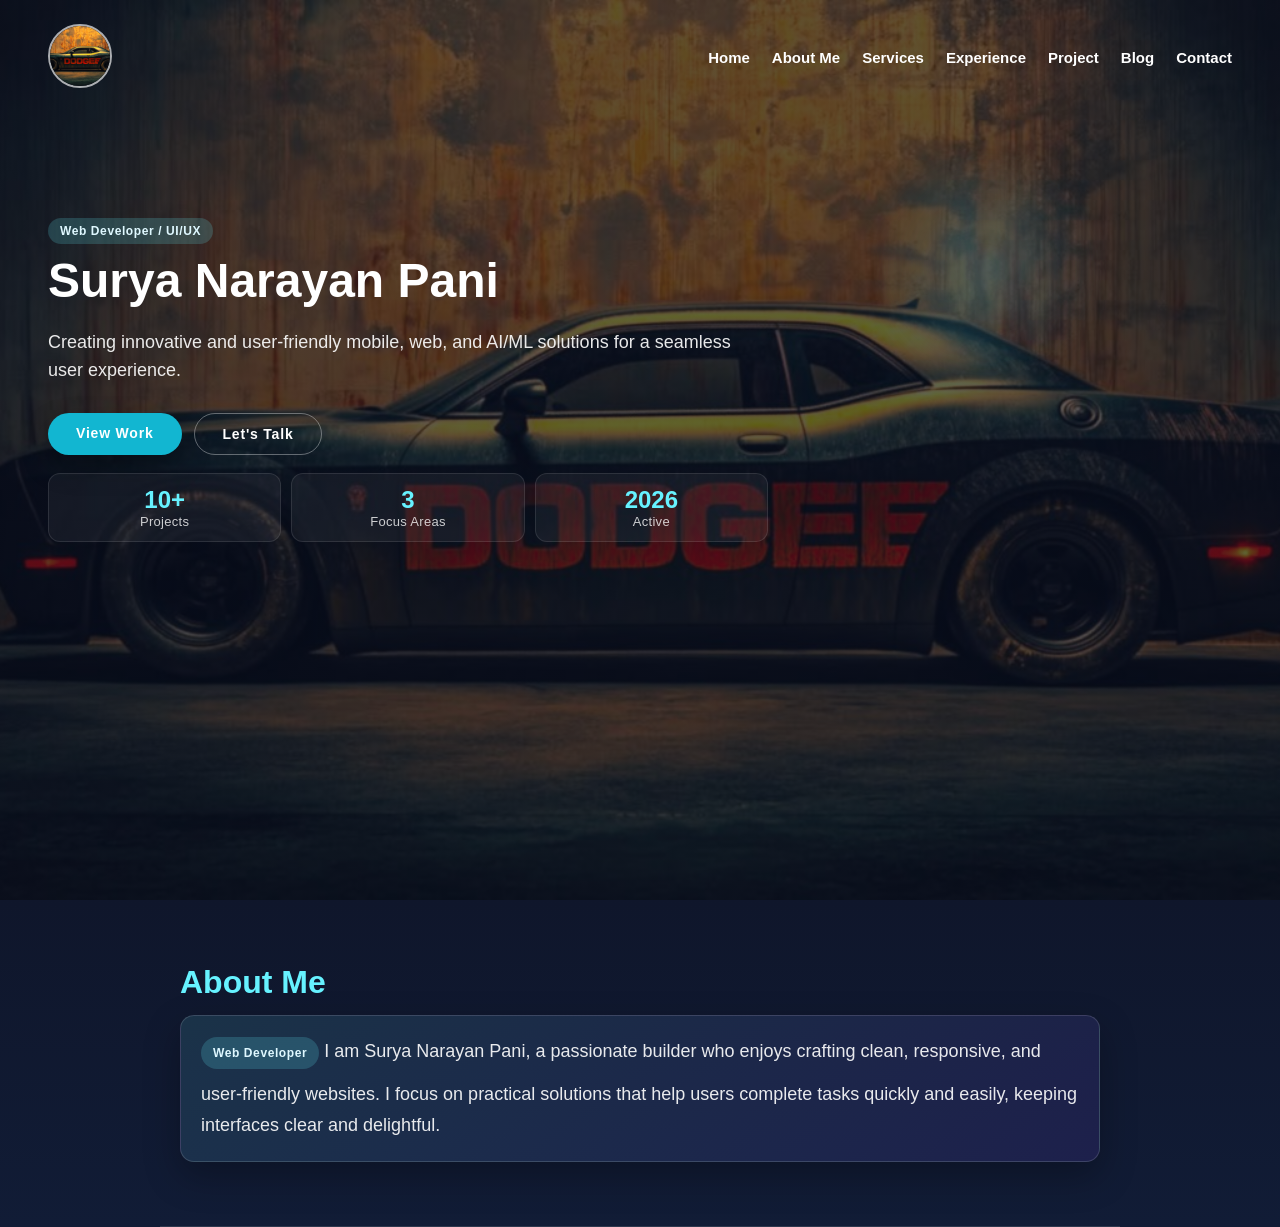
<file: index.html>
<!DOCTYPE html>
<html lang="en">
<head>
    <meta charset="UTF-8">
    <meta name="viewport" content="width=device-width, initial-scale=1.0">
    <title>Surya Pani | Portfolio</title>
    <link rel="stylesheet" href="portfolio/portfolio.css">
    <link rel="stylesheet" href="https://cdnjs.cloudflare.com/ajax/libs/font-awesome/6.5.1/css/all.min.css">
</head>
<body>
    <div class="header_section">
        <div class="hero-glow"></div>
        <nav>
            <div class="logo">
                <img src="portfolio/back-ground_image.png" alt="Site logo">
            </div>
            <ul class="menu">
                <li><a href="#home" data-target="home">Home</a></li>
                <li><a href="#about" data-target="about">About Me</a></li>
                <li><a href="#services" data-target="services">Services</a></li>
                <li><a href="#experience" data-target="experience">Experience</a></li>
                <li><a href="#portfolio" data-target="portfolio">Project</a></li>
                <li><a href="#blog" data-target="blog">Blog</a></li>
                <li><a href="#contact" data-target="contact">Contact</a></li>
            </ul>
            <div class="bars" aria-label="Toggle navigation" role="button" tabindex="0">
                <i class="fas fa-bars"></i>
            </div>
        </nav>

        <div class="client_info" id="home">
            <div class="pill">Web Developer / UI/UX</div>
            <h1>Surya Narayan Pani</h1>
            <p>Creating innovative and user-friendly mobile, web, and AI/ML solutions for a seamless user experience.</p>
            <div class="cta-row">
                <a href="#portfolio" class="view_more_btn primary">View Work</a>
                <a href="#contact" class="view_more_btn ghost">Let's Talk</a>
            </div>
            <div class="hero-stats">
                <div><span class="stat-num">10+</span><span class="stat-label">Projects</span></div>
                <div><span class="stat-num">3</span><span class="stat-label">Focus Areas</span></div>
                <div><span class="stat-num">2026</span><span class="stat-label">Active</span></div>
            </div>
        </div>
    </div>

    <main id="details">
        <section id="about" class="content-section active">
            <h2>About Me</h2>
            <div class="about-card">
                <p><span class="pill">Web Developer</span> I am Surya Narayan Pani, a passionate builder who enjoys crafting clean, responsive, and user-friendly websites. I focus on practical solutions that help users complete tasks quickly and easily, keeping interfaces clear and delightful.</p>
            </div>
        </section>

        <section id="services" class="content-section">
            <h2>Services</h2>
            <div class="services-grid">
                <div class="service-card">
                    <div class="icon-wrap"><i class="fas fa-laptop-code"></i></div>
                    <h3>Frontend Builds</h3>
                    <p>Clean, semantic HTML/CSS with responsive layouts and componentized structures for fast delivery.</p>
                </div>
                <div class="service-card">
                    <div class="icon-wrap"><i class="fas fa-mobile-alt"></i></div>
                    <h3>Responsive Design</h3>
                    <p>Mobile-first pages with smooth spacing, touch-friendly controls, and accessible typography.</p>
                </div>
                <div class="service-card">
                    <div class="icon-wrap"><i class="fas fa-magic"></i></div>
                    <h3>UI Polish</h3>
                    <p>Micro-interactions, gradients, and theme refinements that keep interfaces consistent and delightful.</p>
                </div>
                <div class="service-card">
                    <div class="icon-wrap"><i class="fas fa-robot"></i></div>
                    <h3>AI/ML Integration</h3>
                    <p>Lightweight AI features and assistant-style flows that enhance web experiences without complexity.</p>
                </div>
            </div>
        </section>

        <section id="experience" class="content-section">
            <h2>Experience</h2>
            <div class="about-card xp-summary">
                <p>Recently, I designed a <strong>Network Authentication UI</strong> focused on clarity and trust for first-time users, built a <strong>glassmorphic scientific calculator</strong> with responsive, keyboard-friendly controls, and shipped a <strong>To-Do List app</strong> that supports bulk add and accessibility-first labels - all while prototyping an <strong>AI assistant interface</strong> with branded visuals and clear call-to-actions.</p>
            </div>
        </section>

        <section id="portfolio" class="content-section">
            <h2>Portfolio</h2>
            <div class="portfolio-card">
                <img class="project-thumb" src="network-authentication/network-auth-logo.svg" alt="Network Authentication UI logo">
                <h3>Network Authentication UI</h3>
                <p>Login page with username/password inputs, CTA, helper note, and footer branding inspired by enterprise access portals.</p>
                <p><strong>Tech Used:</strong> HTML, CSS</p>
                <p><strong>Highlights:</strong> Centered login box, accent colors, helper messaging, and footer credits.</p>
                <a class="project-link" href="network-authentication/network-authentication.html">Open project</a>
            </div>

            <div class="portfolio-card">
                <img class="project-thumb" src="calculator/calculator-logo.svg" alt="Scientific calculator logo">
                <h3>Scientific Calculator</h3>
                <p>Glassmorphic scientific calculator supporting standard operations with a responsive, neon-inspired UI.</p>
                <p><strong>Tech Used:</strong> HTML, CSS, JavaScript</p>
                <p><strong>Highlights:</strong> Keyboard-friendly layout, animated background blobs, and clear display panel.</p>
                <a class="project-link" href="calculator/mathcalculator.html">Open project</a>
            </div>

            <div class="portfolio-card">
                <img class="project-thumb" src="todo-list/work-order.png" alt="To-Do list app logo">
                <h3>To-Do List App</h3>
                <p>Task manager that supports single and bulk task entry with live list updates and progress metadata.</p>
                <p><strong>Tech Used:</strong> HTML, CSS, JavaScript</p>
                <p><strong>Highlights:</strong> Bulk add textarea, accessible labels, status meta section, and clean card layout.</p>
                <a class="project-link" href="todo-list/TO-DoLIst.html">Open project</a>
            </div>

            <div class="portfolio-card">
                <img class="project-thumb" src="Ai%20reminder/ai-reminder-logo.svg" alt="AI Reminder Coach logo">
                <h3>AI Reminder Coach</h3>
                <p>Voice-first reminder dashboard for adding tasks, hearing spoken alerts, and tracking daily progress.</p>
                <p><strong>Tech Used:</strong> HTML, CSS, JavaScript, Python, SQLite</p>
                <p><strong>Highlights:</strong> Voice commands, hands-free wake word, recurring reminders, and streak stats.</p>
                <a class="project-link" href="Ai%20reminder/frontend/index.html">Open project</a>
            </div>

            <div class="portfolio-card">
                <img class="project-thumb" src="attendence-face-authontication/attendance-face-logo.svg" alt="Attendance Face Authentication logo">
                <h3>Attendance Face Authentication</h3>
                <p>Webcam-based attendance app that enrolls student faces, authenticates identity, and stores attendance locally.</p>
                <p><strong>Tech Used:</strong> HTML, CSS, JavaScript</p>
                <p><strong>Highlights:</strong> Student enrollment, camera capture, attendance log, and CSV export.</p>
                <a class="project-link" href="attendence-face-authontication/index.html">Open project</a>
            </div>

            <div class="portfolio-card">
                <img class="project-thumb" src="ai-assistant/ai-logo.svg" alt="AI assistant logo">
                <h3>AI Assistant (Coming Soon)</h3>
                <p>Placeholder for an AI assistant web experience. Assets will be added once the build is finalized.</p>
                <p><strong>Status:</strong> In progress</p>
            </div>
        </section>

        <section id="blog" class="content-section">
            <h2>Blog</h2>
            <div class="blog-card">
                <p class="pill">Latest</p>
                <h3>Practical Frontend Notes</h3>
                <p>I share concise takeaways on clean HTML structure, CSS layout tips, and mobile-first page design - focused on patterns you can reuse quickly.</p>
                <a class="primary-btn" href="#contact">Ask for a walkthrough</a>
            </div>
        </section>

        <section id="contact" class="content-section">
            <h2>Contact</h2>
            <div class="contact-grid">
                <div class="contact-card">
                    <div class="icon-wrap"><i class="fas fa-envelope"></i></div>
                    <div>
                        <p class="label">Email</p>
                        <a href="mailto:panisuryanarayan3@gmail.com">panisuryanarayan3@gmail.com</a>
                    </div>
                </div>
                <div class="contact-card">
                    <div class="icon-wrap"><i class="fas fa-phone"></i></div>
                    <div>
                        <p class="label">Phone</p>
                        <a href="tel:+918926138250">+91 89261 38250</a>
                    </div>
                </div>
                <div class="contact-card">
                    <div class="icon-wrap"><i class="fas fa-location-dot"></i></div>
                    <div>
                        <p class="label">Location</p>
                        <p class="value">Balasore, Odisha, India</p>
                    </div>
                </div>
                <div class="contact-card">
                    <div class="icon-wrap"><i class="fab fa-linkedin-in"></i></div>
                    <div>
                        <p class="label">LinkedIn</p>
                        <a href="https://www.linkedin.com" target="_blank" rel="noopener">View profile</a>
                    </div>
                </div>
            </div>
            <a class="primary-btn" href="mailto:panisuryanarayan3@gmail.com">Let's collaborate</a>
        </section>
    </main>

    <script src="portfolio/portfolio.js"></script>
</body>
</html>
</file>
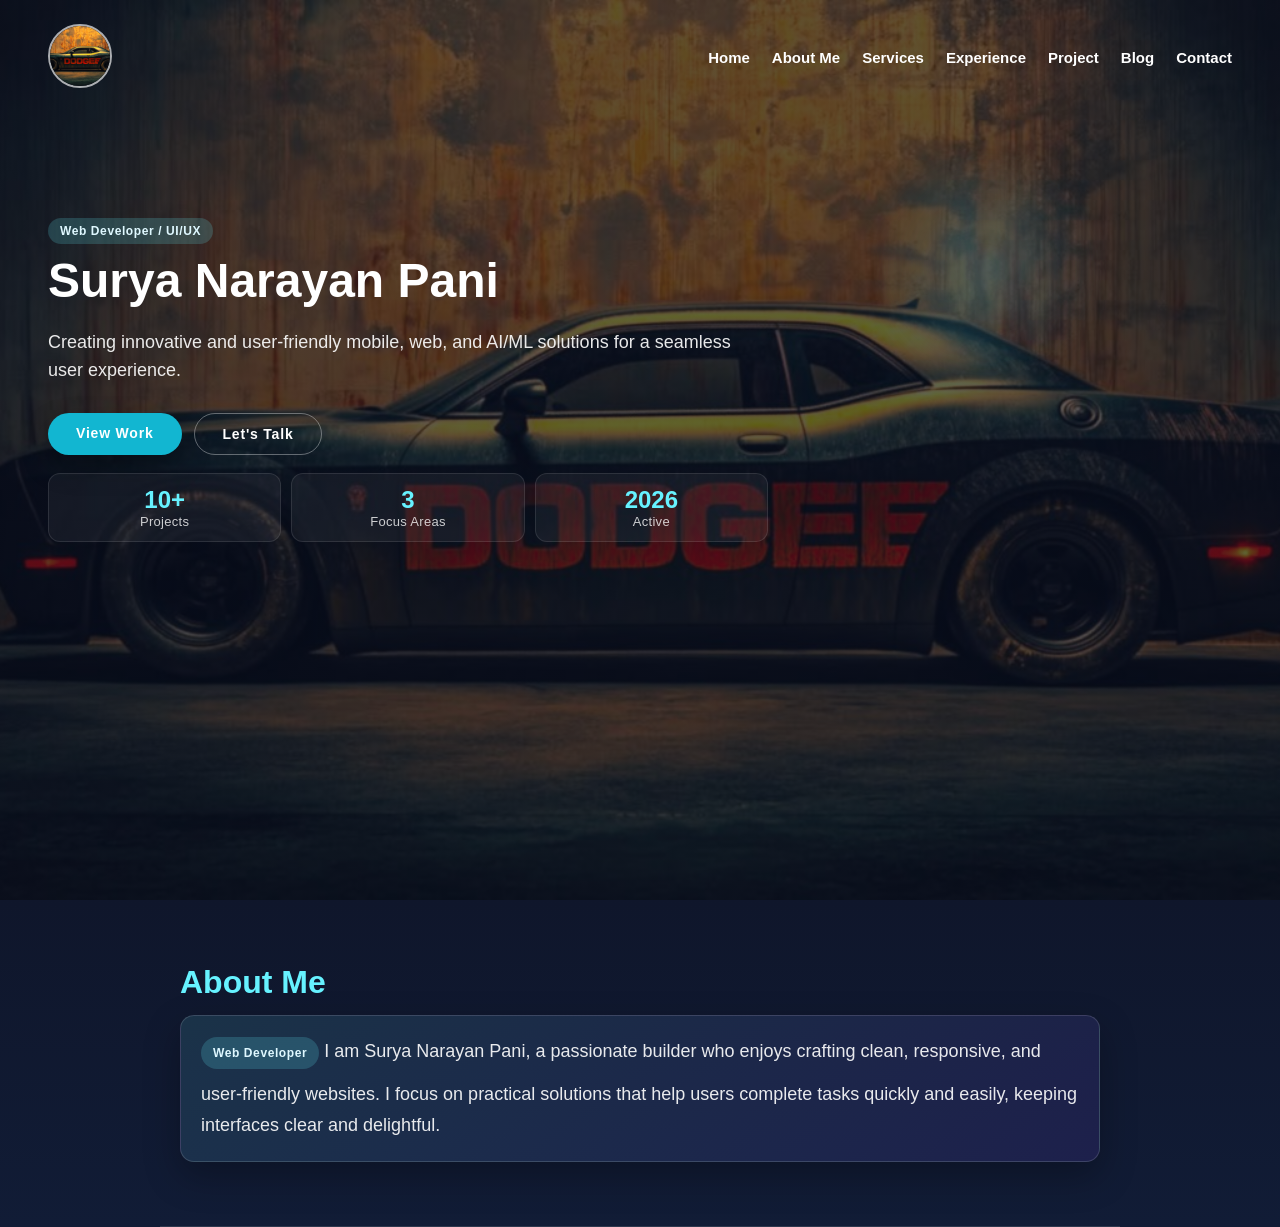
<file: portfolio.html>
<!DOCTYPE html>
<html lang="en">
<head>
    <meta charset="UTF-8">
    <meta name="viewport" content="width=device-width, initial-scale=1.0">
    <title>Surya Pani | Portfolio</title>
    <link rel="stylesheet" href="portfolio/portfolio.css">
    <link rel="stylesheet" href="https://cdnjs.cloudflare.com/ajax/libs/font-awesome/6.5.1/css/all.min.css">
</head>
<body>
    <div class="header_section">
        <div class="hero-glow"></div>
        <nav>
            <div class="logo">
                <img src="portfolio/back-ground_image.png" alt="Site logo">
            </div>
            <ul class="menu">
                <li><a href="#home" data-target="home">Home</a></li>
                <li><a href="#about" data-target="about">About Me</a></li>
                <li><a href="#services" data-target="services">Services</a></li>
                <li><a href="#experience" data-target="experience">Experience</a></li>
                <li><a href="#portfolio" data-target="portfolio">Project</a></li>
                <li><a href="#blog" data-target="blog">Blog</a></li>
                <li><a href="#contact" data-target="contact">Contact</a></li>
            </ul>
            <div class="bars" aria-label="Toggle navigation" role="button" tabindex="0">
                <i class="fas fa-bars"></i>
            </div>
        </nav>

        <div class="client_info" id="home">
            <div class="pill">Web Developer / UI/UX</div>
            <h1>Surya Narayan Pani</h1>
            <p>Creating innovative and user-friendly mobile, web, and AI/ML solutions for a seamless user experience.</p>
            <div class="cta-row">
                <a href="#portfolio" class="view_more_btn primary">View Work</a>
                <a href="#contact" class="view_more_btn ghost">Let's Talk</a>
            </div>
            <div class="hero-stats">
                <div><span class="stat-num">10+</span><span class="stat-label">Projects</span></div>
                <div><span class="stat-num">3</span><span class="stat-label">Focus Areas</span></div>
                <div><span class="stat-num">2026</span><span class="stat-label">Active</span></div>
            </div>
        </div>
    </div>

    <main id="details">
        <section id="about" class="content-section active">
            <h2>About Me</h2>
            <div class="about-card">
                <p><span class="pill">Web Developer</span> I am Surya Narayan Pani, a passionate builder who enjoys crafting clean, responsive, and user-friendly websites. I focus on practical solutions that help users complete tasks quickly and easily, keeping interfaces clear and delightful.</p>
            </div>
        </section>

        <section id="services" class="content-section">
            <h2>Services</h2>
            <div class="services-grid">
                <div class="service-card">
                    <div class="icon-wrap"><i class="fas fa-laptop-code"></i></div>
                    <h3>Frontend Builds</h3>
                    <p>Clean, semantic HTML/CSS with responsive layouts and componentized structures for fast delivery.</p>
                </div>
                <div class="service-card">
                    <div class="icon-wrap"><i class="fas fa-mobile-alt"></i></div>
                    <h3>Responsive Design</h3>
                    <p>Mobile-first pages with smooth spacing, touch-friendly controls, and accessible typography.</p>
                </div>
                <div class="service-card">
                    <div class="icon-wrap"><i class="fas fa-magic"></i></div>
                    <h3>UI Polish</h3>
                    <p>Micro-interactions, gradients, and theme refinements that keep interfaces consistent and delightful.</p>
                </div>
                <div class="service-card">
                    <div class="icon-wrap"><i class="fas fa-robot"></i></div>
                    <h3>AI/ML Integration</h3>
                    <p>Lightweight AI features and assistant-style flows that enhance web experiences without complexity.</p>
                </div>
            </div>
        </section>

        <section id="experience" class="content-section">
            <h2>Experience</h2>
            <div class="about-card xp-summary">
                <p>Recently, I designed a <strong>Network Authentication UI</strong> focused on clarity and trust for first-time users, built a <strong>glassmorphic scientific calculator</strong> with responsive, keyboard-friendly controls, and shipped a <strong>To-Do List app</strong> that supports bulk add and accessibility-first labels - all while prototyping an <strong>AI assistant interface</strong> with branded visuals and clear call-to-actions.</p>
            </div>
        </section>

        <section id="portfolio" class="content-section">
            <h2>Portfolio</h2>
            <div class="portfolio-card">
                <img class="project-thumb" src="network-authentication/network-auth-logo.svg" alt="Network Authentication UI logo">
                <h3>Network Authentication UI</h3>
                <p>Login page with username/password inputs, CTA, helper note, and footer branding inspired by enterprise access portals.</p>
                <p><strong>Tech Used:</strong> HTML, CSS</p>
                <p><strong>Highlights:</strong> Centered login box, accent colors, helper messaging, and footer credits.</p>
                <a class="project-link" href="network-authentication/network-authentication.html">Open project</a>
                <a class="project-link" href="network-authentication/network-authentication.css">View styles</a>
            </div>

            <div class="portfolio-card">
                <img class="project-thumb" src="calculator/calculator-logo.svg" alt="Scientific calculator logo">
                <h3>Scientific Calculator</h3>
                <p>Glassmorphic scientific calculator supporting standard operations with a responsive, neon-inspired UI.</p>
                <p><strong>Tech Used:</strong> HTML, CSS, JavaScript</p>
                <p><strong>Highlights:</strong> Keyboard-friendly layout, animated background blobs, and clear display panel.</p>
                <a class="project-link" href="calculator/mathcalculator.html">Open project</a>
            </div>

            <div class="portfolio-card">
                <img class="project-thumb" src="todo-list/work-order.png" alt="To-Do list app logo">
                <h3>To-Do List App</h3>
                <p>Task manager that supports single and bulk task entry with live list updates and progress metadata.</p>
                <p><strong>Tech Used:</strong> HTML, CSS, JavaScript</p>
                <p><strong>Highlights:</strong> Bulk add textarea, accessible labels, status meta section, and clean card layout.</p>
                <a class="project-link" href="todo-list/TO-DoLIst.html">Open project</a>
                <a class="project-link" href="todo-list/TO-DoList.css">View styles</a>
            </div>

            <div class="portfolio-card">
                <img class="project-thumb" src="attendence-face-authontication/attendance-face-logo.svg" alt="Attendance Face Authentication logo">
                <h3>Attendance Face Authentication</h3>
                <p>Webcam-based attendance app that enrolls student faces, authenticates identity, and stores attendance locally.</p>
                <p><strong>Tech Used:</strong> HTML, CSS, JavaScript</p>
                <p><strong>Highlights:</strong> Student enrollment, camera capture, attendance log, and CSV export.</p>
                <a class="project-link" href="attendence-face-authontication/index.html">Open project</a>
                <a class="project-link" href="attendence-face-authontication/style.css">View styles</a>
            </div>

            <div class="portfolio-card">
                <img class="project-thumb" src="ai-assistant/ai-logo.svg" alt="AI assistant logo">
                <h3>AI Assistant (Coming Soon)</h3>
                <p>Placeholder for an AI assistant web experience. Assets will be added once the build is finalized.</p>
                <p><strong>Status:</strong> In progress</p>
            </div>
        </section>

        <section id="blog" class="content-section">
            <h2>Blog</h2>
            <div class="blog-card">
                <p class="pill">Latest</p>
                <h3>Practical Frontend Notes</h3>
                <p>I share concise takeaways on clean HTML structure, CSS layout tips, and mobile-first page design - focused on patterns you can reuse quickly.</p>
                <a class="primary-btn" href="#contact">Ask for a walkthrough</a>
            </div>
        </section>

        <section id="contact" class="content-section">
            <h2>Contact</h2>
            <div class="contact-grid">
                <div class="contact-card">
                    <div class="icon-wrap"><i class="fas fa-envelope"></i></div>
                    <div>
                        <p class="label">Email</p>
                        <a href="mailto:panisuryanarayan3@gmail.com">panisuryanarayan3@gmail.com</a>
                    </div>
                </div>
                <div class="contact-card">
                    <div class="icon-wrap"><i class="fas fa-phone"></i></div>
                    <div>
                        <p class="label">Phone</p>
                        <a href="tel:+918926138250">+91 89261 38250</a>
                    </div>
                </div>
                <div class="contact-card">
                    <div class="icon-wrap"><i class="fas fa-location-dot"></i></div>
                    <div>
                        <p class="label">Location</p>
                        <p class="value">Balasore, Odisha, India</p>
                    </div>
                </div>
                <div class="contact-card">
                    <div class="icon-wrap"><i class="fab fa-linkedin-in"></i></div>
                    <div>
                        <p class="label">LinkedIn</p>
                        <a href="https://www.linkedin.com" target="_blank" rel="noopener">View profile</a>
                    </div>
                </div>
            </div>
            <a class="primary-btn" href="mailto:panisuryanarayan3@gmail.com">Let's collaborate</a>
        </section>
    </main>

    <script src="portfolio/portfolio.js"></script>
</body>
</html>
</file>
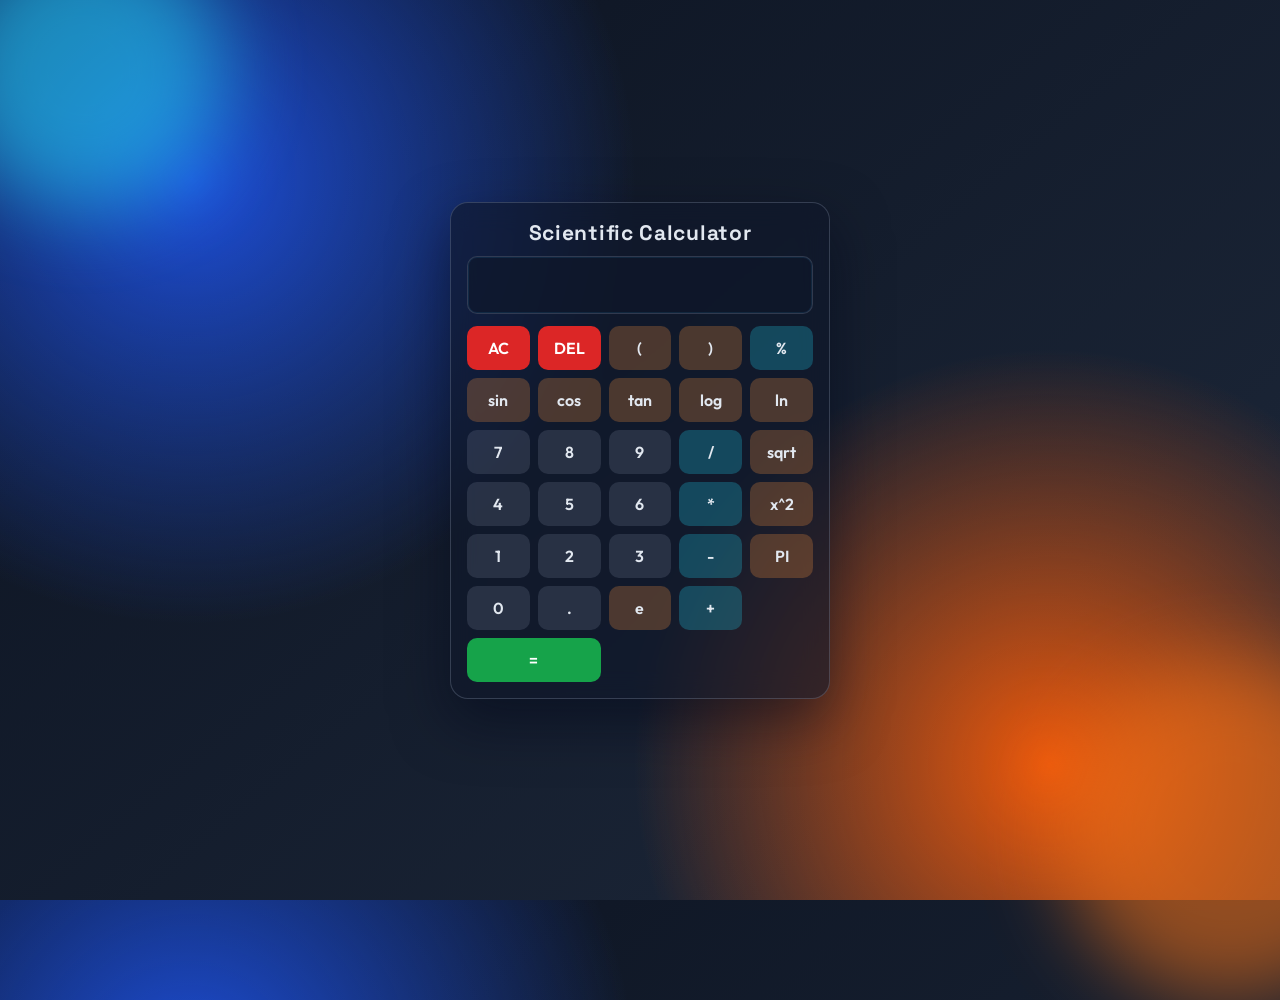
<file: calculator/mathcalculator.html>
<!DOCTYPE html>
<html lang="en">
<head>
    <meta charset="UTF-8">
    <meta name="viewport" content="width=device-width, initial-scale=1.0">
    <title>Scientific Calculator</title>
    <link rel="preconnect" href="https://fonts.googleapis.com">
    <link rel="preconnect" href="https://fonts.gstatic.com" crossorigin>
    <link href="https://fonts.googleapis.com/css2?family=Outfit:wght@400;600;700&family=Space+Grotesk:wght@500;700&display=swap" rel="stylesheet">
    <style>
        :root {
            --bg-1: #0b1220;
            --bg-2: #1e293b;
            --blob-a: #22d3ee;
            --blob-b: #f97316;
            --panel: rgba(15, 23, 42, 0.62);
            --panel-border: rgba(148, 163, 184, 0.28);
            --text: #e2e8f0;
            --muted: #94a3b8;
            --btn: rgba(148, 163, 184, 0.18);
            --btn-hover: rgba(148, 163, 184, 0.35);
            --op: rgba(34, 211, 238, 0.25);
            --fn: rgba(251, 146, 60, 0.25);
            --danger: #dc2626;
            --equal: #16a34a;
        }

        * {
            box-sizing: border-box;
            font-family: "Outfit", sans-serif;
        }

        body {
            margin: 0;
            min-height: 100vh;
            display: grid;
            place-items: center;
            background: radial-gradient(circle at 15% 20%, #1d4ed8 0%, transparent 34%),
                        radial-gradient(circle at 82% 85%, #ea580c 0%, transparent 32%),
                        linear-gradient(140deg, var(--bg-1), var(--bg-2));
            overflow: hidden;
            position: relative;
            padding: 20px;
        }

        body::before,
        body::after {
            content: "";
            position: absolute;
            border-radius: 50%;
            filter: blur(40px);
            opacity: 0.55;
            z-index: 0;
            animation: drift 9s ease-in-out infinite;
        }

        body::before {
            width: 280px;
            height: 280px;
            background: var(--blob-a);
            top: -70px;
            left: -55px;
        }

        body::after {
            width: 340px;
            height: 340px;
            background: var(--blob-b);
            right: -120px;
            bottom: -100px;
            animation-delay: 1.5s;
        }

        @keyframes drift {
            0% {
                transform: translateY(0) scale(1);
            }
            50% {
                transform: translateY(-24px) scale(1.08);
            }
            100% {
                transform: translateY(0) scale(1);
            }
        }

        .calculator {
            width: min(380px, 94vw);
            background: var(--panel);
            border: 1px solid var(--panel-border);
            border-radius: 18px;
            padding: 16px;
            box-shadow: 0 22px 55px rgba(2, 6, 23, 0.5);
            backdrop-filter: blur(14px);
            position: relative;
            z-index: 1;
        }

        .title {
            margin: 0 0 10px;
            font-family: "Space Grotesk", sans-serif;
            letter-spacing: 0.7px;
            font-size: 21px;
            font-weight: 700;
            text-align: center;
            color: var(--text);
        }

        .display {
            width: 100%;
            height: 58px;
            border: 1px solid rgba(148, 163, 184, 0.26);
            border-radius: 10px;
            padding: 10px 12px;
            font-size: 22px;
            text-align: right;
            margin-bottom: 12px;
            color: #f8fafc;
            background: rgba(15, 23, 42, 0.64);
            box-shadow: inset 0 0 0 1px rgba(56, 189, 248, 0.1);
        }

        .keys {
            display: grid;
            grid-template-columns: repeat(5, 1fr);
            gap: 8px;
        }

        button {
            border: none;
            border-radius: 10px;
            padding: 12px 10px;
            font-size: 16px;
            font-weight: 600;
            cursor: pointer;
            background: var(--btn);
            color: var(--text);
            transition: transform 0.14s ease, background-color 0.14s ease;
        }

        button:hover {
            background: var(--btn-hover);
            transform: translateY(-2px);
        }

        .op {
            background: var(--op);
        }

        .fn {
            background: var(--fn);
        }

        .equal {
            background: var(--equal);
            color: #fff;
            grid-column: span 2;
        }

        .danger {
            background: var(--danger);
            color: #fff;
        }
    </style>
</head>
<body>
    <div class="calculator">
        <h2 class="title">Scientific Calculator</h2>
        <input id="display" class="display" type="text" readonly value="">

        <div class="keys">
            <button class="danger" onclick="clearDisplay()">AC</button>
            <button class="danger" onclick="deleteLast()">DEL</button>
            <button class="fn" onclick="appendValue('(')">(</button>
            <button class="fn" onclick="appendValue(')')">)</button>
            <button class="op" onclick="appendValue('%')">%</button>

            <button class="fn" onclick="applyFunction('sin')">sin</button>
            <button class="fn" onclick="applyFunction('cos')">cos</button>
            <button class="fn" onclick="applyFunction('tan')">tan</button>
            <button class="fn" onclick="applyFunction('log')">log</button>
            <button class="fn" onclick="applyFunction('ln')">ln</button>

            <button onclick="appendValue('7')">7</button>
            <button onclick="appendValue('8')">8</button>
            <button onclick="appendValue('9')">9</button>
            <button class="op" onclick="appendValue('/')">/</button>
            <button class="fn" onclick="applyFunction('sqrt')">sqrt</button>

            <button onclick="appendValue('4')">4</button>
            <button onclick="appendValue('5')">5</button>
            <button onclick="appendValue('6')">6</button>
            <button class="op" onclick="appendValue('*')">*</button>
            <button class="fn" onclick="squareValue()">x^2</button>

            <button onclick="appendValue('1')">1</button>
            <button onclick="appendValue('2')">2</button>
            <button onclick="appendValue('3')">3</button>
            <button class="op" onclick="appendValue('-')">-</button>
            <button class="fn" onclick="appendValue(Math.PI.toFixed(8))">PI</button>

            <button onclick="appendValue('0')">0</button>
            <button onclick="appendValue('.')">.</button>
            <button class="fn" onclick="appendValue(Math.E.toFixed(8))">e</button>
            <button class="op" onclick="appendValue('+')">+</button>
            <button class="equal" onclick="calculateResult()">=</button>
        </div>
    </div>

    <script>
        const display = document.getElementById("display");

        function appendValue(value) {
            display.value += value;
        }

        function clearDisplay() {
            display.value = "";
        }

        function deleteLast() {
            display.value = display.value.slice(0, -1);
        }

        function calculateResult() {
            try {
                if (display.value.trim() === "") return;
                const result = Function("return (" + display.value + ")")();
                display.value = Number.isFinite(result) ? result : "Error";
            } catch (error) {
                display.value = "Error";
            }
        }

        function applyFunction(type) {
            const value = parseFloat(display.value);
            if (Number.isNaN(value)) {
                display.value = "Error";
                return;
            }

            let result;
            switch (type) {
                case "sin":
                    result = Math.sin(value * Math.PI / 180);
                    break;
                case "cos":
                    result = Math.cos(value * Math.PI / 180);
                    break;
                case "tan":
                    result = Math.tan(value * Math.PI / 180);
                    break;
                case "log":
                    result = value > 0 ? Math.log10(value) : NaN;
                    break;
                case "ln":
                    result = value > 0 ? Math.log(value) : NaN;
                    break;
                case "sqrt":
                    result = value >= 0 ? Math.sqrt(value) : NaN;
                    break;
                default:
                    result = NaN;
            }

            display.value = Number.isFinite(result) ? result : "Error";
        }

        function squareValue() {
            const value = parseFloat(display.value);
            if (Number.isNaN(value)) {
                display.value = "Error";
                return;
            }
            display.value = value * value;
        }
    </script>
</body>
</html>
</file>
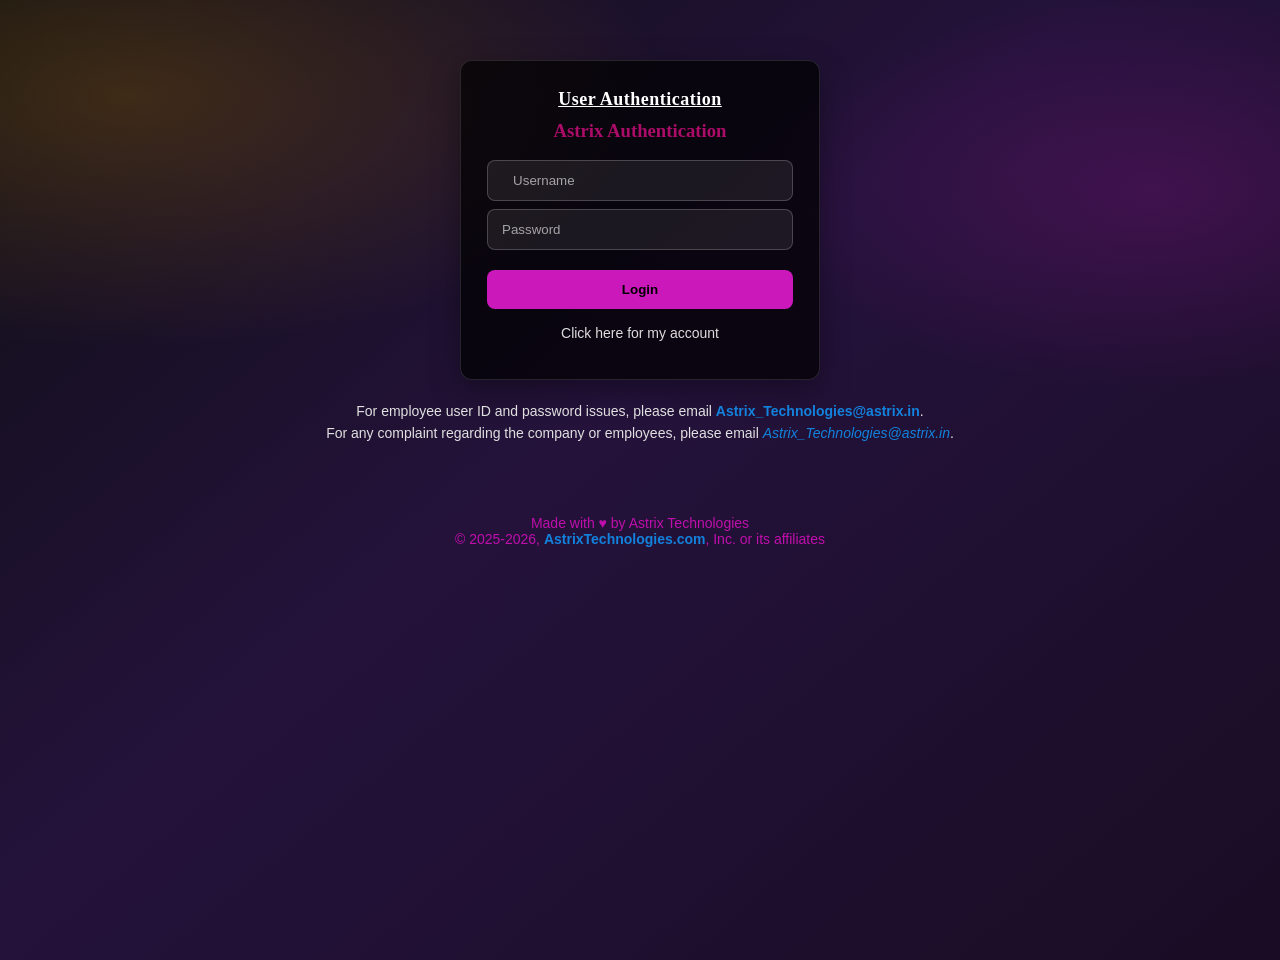
<file: network-authentication/network-authentication.html>
<!DOCTYPE html>
<html lang="en">
<head>
    <meta charset="UTF-8">
    <meta name="viewport" content="width=device-width, initial-scale=1.0">
    <title>Network Authentication</title>
    <link rel="stylesheet" href="network-authentication.css">

</head>
<body>
    
    <div class="login-box">
        <div class="top-header">
            <b><u>User Authentication</u></b>
        </div>
        <h3 style="color:#aa0c68;">Astrix Authentication</h3>
        <input type="text" id="username" placeholder="   Username" >
        <input type="password" placeholder="Password">
        <button style="background-color:#ca18bb;">Login</button>
        <p class="link">Click here for my account</p>
    </div>
    <p class="note">
        For employee user ID and password issues, please email
        <b style="color:#1282dd;">Astrix_Technologies@astrix.in</b>.<br>
        For any complaint regarding the company or employees, please email
        <i style="color:#1282dd">Astrix_Technologies@astrix.in</i>.<br>
         
    </p>
    <footer> 
       <p style="color: #d30fb9e3;">Made with &hearts; by Astrix Technologies<br>
        &#169; 2025-2026, <b style="color:#1282dd;">AstrixTechnologies.com</b>, Inc. or its affiliates</p>
    </footer>
</body>
</html>
</file>
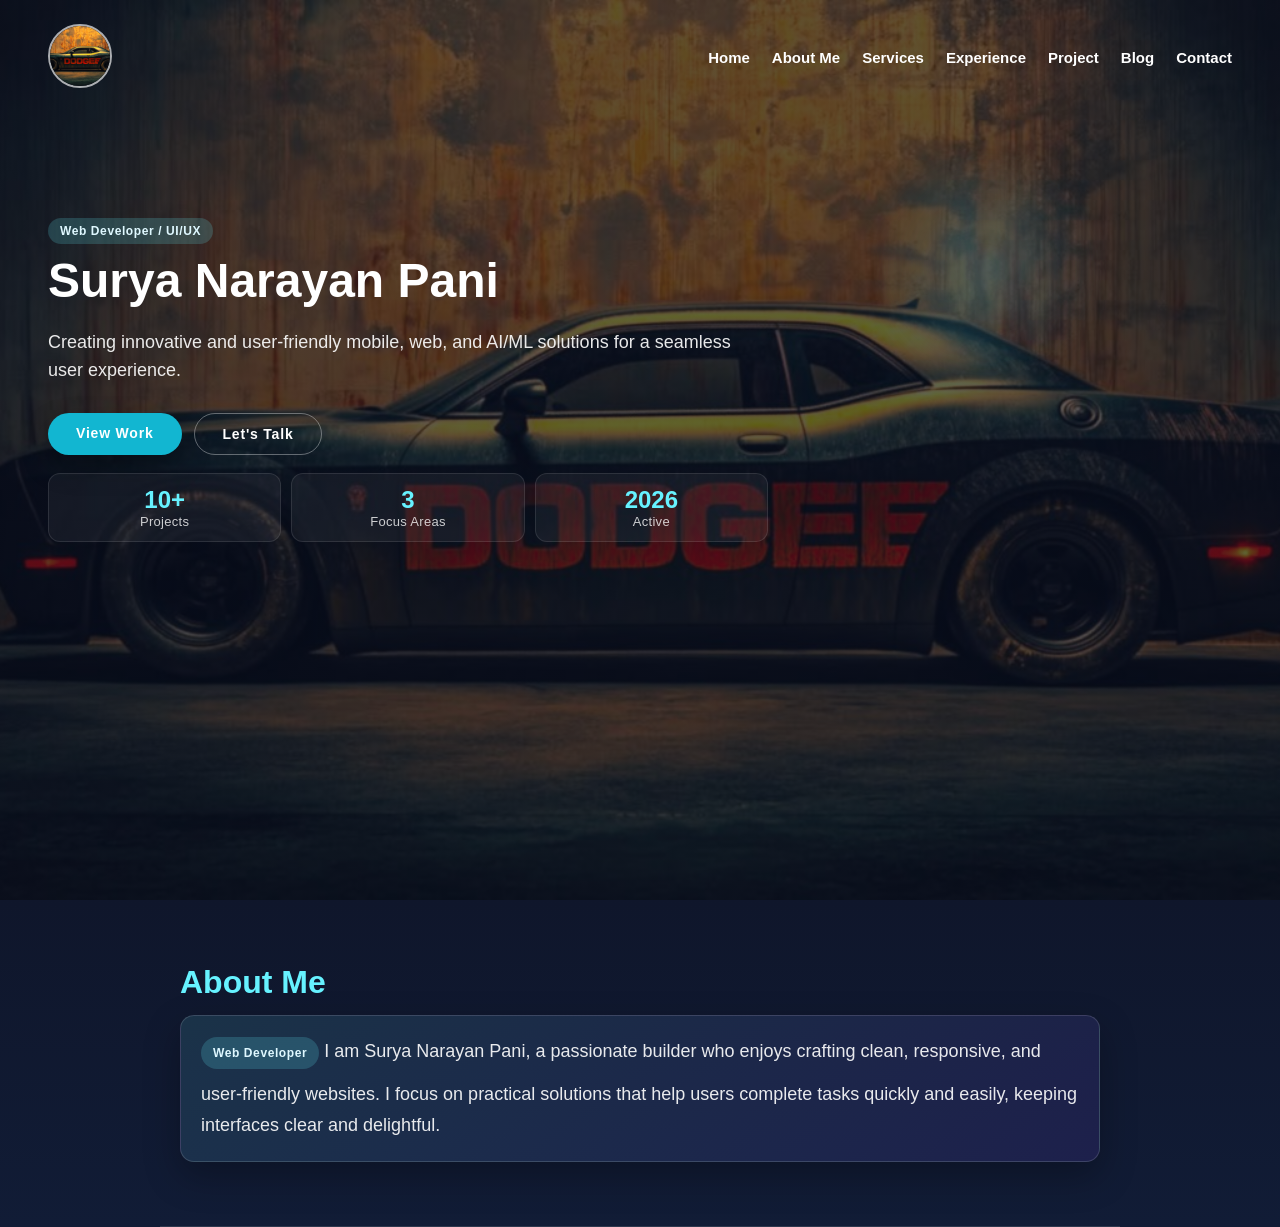
<file: portfolio/Portfolio.html>
<!DOCTYPE html>
<html lang="en">
<head>
    <meta charset="UTF-8">
    <meta name="viewport" content="width=device-width, initial-scale=1.0">
    <title>Surya Pani | Portfolio</title>
    <link rel="stylesheet" href="portfolio.css">
    <link rel="stylesheet" href="https://cdnjs.cloudflare.com/ajax/libs/font-awesome/6.5.1/css/all.min.css">
</head>
<body>
    <div class="header_section">
        <div class="hero-glow"></div>
        <nav>
            <div class="logo">
                <img src="back-ground_image.png" alt="Site logo">
            </div>
            <ul class="menu">
                <li><a href="#home" data-target="home">Home</a></li>
                <li><a href="#about" data-target="about">About Me</a></li>
                <li><a href="#services" data-target="services">Services</a></li>
                <li><a href="#experience" data-target="experience">Experience</a></li>
                <li><a href="#portfolio" data-target="portfolio">Project</a></li>
                <li><a href="#blog" data-target="blog">Blog</a></li>
                <li><a href="#contact" data-target="contact">Contact</a></li>
            </ul>
            <div class="bars" aria-label="Toggle navigation" role="button" tabindex="0">
                <i class="fas fa-bars"></i>
            </div>
        </nav>

        <div class="client_info" id="home">
            <div class="pill">Web Developer / UI/UX</div>
            <h1>Surya Narayan Pani</h1>
            <p>Creating innovative and user-friendly mobile, web, and AI/ML solutions for a seamless user experience.</p>
            <div class="cta-row">
                <a href="#portfolio" class="view_more_btn primary">View Work</a>
                <a href="#contact" class="view_more_btn ghost">Let's Talk</a>
            </div>
            <div class="hero-stats">
                <div><span class="stat-num">10+</span><span class="stat-label">Projects</span></div>
                <div><span class="stat-num">3</span><span class="stat-label">Focus Areas</span></div>
                <div><span class="stat-num">2026</span><span class="stat-label">Active</span></div>
            </div>
        </div>
    </div>

    <main id="details">
        <section id="about" class="content-section active">
            <h2>About Me</h2>
            <div class="about-card">
                <p><span class="pill">Web Developer</span> I am Surya Narayan Pani, a passionate builder who enjoys crafting clean, responsive, and user-friendly websites. I focus on practical solutions that help users complete tasks quickly and easily, keeping interfaces clear and delightful.</p>
            </div>
        </section>

        <section id="services" class="content-section">
            <h2>Services</h2>
            <div class="services-grid">
                <div class="service-card">
                    <div class="icon-wrap"><i class="fas fa-laptop-code"></i></div>
                    <h3>Frontend Builds</h3>
                    <p>Clean, semantic HTML/CSS with responsive layouts and componentized structures for fast delivery.</p>
                </div>
                <div class="service-card">
                    <div class="icon-wrap"><i class="fas fa-mobile-alt"></i></div>
                    <h3>Responsive Design</h3>
                    <p>Mobile-first pages with smooth spacing, touch-friendly controls, and accessible typography.</p>
                </div>
                <div class="service-card">
                    <div class="icon-wrap"><i class="fas fa-magic"></i></div>
                    <h3>UI Polish</h3>
                    <p>Micro-interactions, gradients, and theme refinements that keep interfaces consistent and delightful.</p>
                </div>
                <div class="service-card">
                    <div class="icon-wrap"><i class="fas fa-robot"></i></div>
                    <h3>AI/ML Integration</h3>
                    <p>Lightweight AI features and assistant-style flows that enhance web experiences without complexity.</p>
                </div>
            </div>
        </section>

        <section id="experience" class="content-section">
            <h2>Experience</h2>
            <div class="about-card xp-summary">
                <p>Recently, I designed a <strong>Network Authentication UI</strong> focused on clarity and trust for first-time users, built a <strong>glassmorphic scientific calculator</strong> with responsive, keyboard-friendly controls, and shipped a <strong>To-Do List app</strong> that supports bulk add and accessibility-first labels - all while prototyping an <strong>AI assistant interface</strong> with branded visuals and clear call-to-actions.</p>
            </div>
        </section>

        <section id="portfolio" class="content-section">
            <h2>Portfolio</h2>
            <div class="portfolio-card">
                <img class="project-thumb" src="../network-authentication/network-auth-logo.svg" alt="Network Authentication UI logo">
                <h3>Network Authentication UI</h3>
                <p>Login page with username/password inputs, CTA, helper note, and footer branding inspired by enterprise access portals.</p>
                <p><strong>Tech Used:</strong> HTML, CSS</p>
                <p><strong>Highlights:</strong> Centered login box, accent colors, helper messaging, and footer credits.</p>
                <a class="project-link" href="../network-authentication/network-authentication.html">Open project</a>
                <a class="project-link" href="../network-authentication/network-authentication.css">View styles</a>
            </div>

            <div class="portfolio-card">
                <img class="project-thumb" src="../calculator/calculator-logo.svg" alt="Scientific calculator logo">
                <h3>Scientific Calculator</h3>
                <p>Glassmorphic scientific calculator supporting standard operations with a responsive, neon-inspired UI.</p>
                <p><strong>Tech Used:</strong> HTML, CSS, JavaScript</p>
                <p><strong>Highlights:</strong> Keyboard-friendly layout, animated background blobs, and clear display panel.</p>
                <a class="project-link" href="../calculator/mathcalculator.html">Open project</a>
            </div>

            <div class="portfolio-card">
                <img class="project-thumb" src="../todo-list/work-order.png" alt="To-Do list app logo">
                <h3>To-Do List App</h3>
                <p>Task manager that supports single and bulk task entry with live list updates and progress metadata.</p>
                <p><strong>Tech Used:</strong> HTML, CSS, JavaScript</p>
                <p><strong>Highlights:</strong> Bulk add textarea, accessible labels, status meta section, and clean card layout.</p>
                <a class="project-link" href="../todo-list/TO-DoLIst.html">Open project</a>
                <a class="project-link" href="../todo-list/TO-DoList.css">View styles</a>
            </div>

            <div class="portfolio-card">
                <img class="project-thumb" src="../attendence-face-authontication/attendance-face-logo.svg" alt="Attendance Face Authentication logo">
                <h3>Attendance Face Authentication</h3>
                <p>Webcam-based attendance app that enrolls student faces, authenticates identity, and stores attendance locally.</p>
                <p><strong>Tech Used:</strong> HTML, CSS, JavaScript</p>
                <p><strong>Highlights:</strong> Student enrollment, camera capture, attendance log, and CSV export.</p>
                <a class="project-link" href="../attendence-face-authontication/index.html">Open project</a>
                <a class="project-link" href="../attendence-face-authontication/style.css">View styles</a>
            </div>

            <div class="portfolio-card">
                <img class="project-thumb" src="../ai-assistant/ai-logo.svg" alt="AI assistant logo">
                <h3>AI Assistant (Coming Soon)</h3>
                <p>Placeholder for an AI assistant web experience. Assets will be added once the build is finalized.</p>
                <p><strong>Status:</strong> In progress</p>
            </div>
        </section>

        <section id="blog" class="content-section">
            <h2>Blog</h2>
            <div class="blog-card">
                <p class="pill">Latest</p>
                <h3>Practical Frontend Notes</h3>
                <p>I share concise takeaways on clean HTML structure, CSS layout tips, and mobile-first page design - focused on patterns you can reuse quickly.</p>
                <a class="primary-btn" href="#contact">Ask for a walkthrough</a>
            </div>
        </section>

        <section id="contact" class="content-section">
            <h2>Contact</h2>
            <div class="contact-grid">
                <div class="contact-card">
                    <div class="icon-wrap"><i class="fas fa-envelope"></i></div>
                    <div>
                        <p class="label">Email</p>
                        <a href="mailto:panisuryanarayan3@gmail.com">panisuryanarayan3@gmail.com</a>
                    </div>
                </div>
                <div class="contact-card">
                    <div class="icon-wrap"><i class="fas fa-phone"></i></div>
                    <div>
                        <p class="label">Phone</p>
                        <a href="tel:+918926138250">+91 89261 38250</a>
                    </div>
                </div>
                <div class="contact-card">
                    <div class="icon-wrap"><i class="fas fa-location-dot"></i></div>
                    <div>
                        <p class="label">Location</p>
                        <p class="value">Balasore, Odisha, India</p>
                    </div>
                </div>
                <div class="contact-card">
                    <div class="icon-wrap"><i class="fab fa-linkedin-in"></i></div>
                    <div>
                        <p class="label">LinkedIn</p>
                        <a href="https://www.linkedin.com" target="_blank" rel="noopener">View profile</a>
                    </div>
                </div>
            </div>
            <a class="primary-btn" href="mailto:panisuryanarayan3@gmail.com">Let's collaborate</a>
        </section>
    </main>

    <script>
        const bars = document.querySelector('.bars');
        const menu = document.querySelector('.menu');
        const menuLinks = document.querySelectorAll('.menu a');
        const sections = document.querySelectorAll('.content-section');
        const details = document.querySelector('#details');

        function closeMenu() {
            menu.classList.remove('active');
        }

        bars.addEventListener('click', () => {
            menu.classList.toggle('active');
        });

        menuLinks.forEach((link) => {
            link.addEventListener('click', (event) => {
                const targetId = link.getAttribute('data-target');
                if (!targetId) return;
                event.preventDefault();

                if (targetId === 'home') {
                    sections.forEach((section) => section.classList.remove('active'));
                    window.scrollTo({ top: 0, behavior: 'smooth' });
                } else {
                    sections.forEach((section) => {
                        section.classList.toggle('active', section.id === targetId);
                    });
                    details.scrollIntoView({ behavior: 'smooth' });
                }

                closeMenu();
            });
        });

        document.addEventListener('keydown', (event) => {
            if (event.key === 'Escape') {
                closeMenu();
            }
        });
    </script>
</body>
</html>
</file>
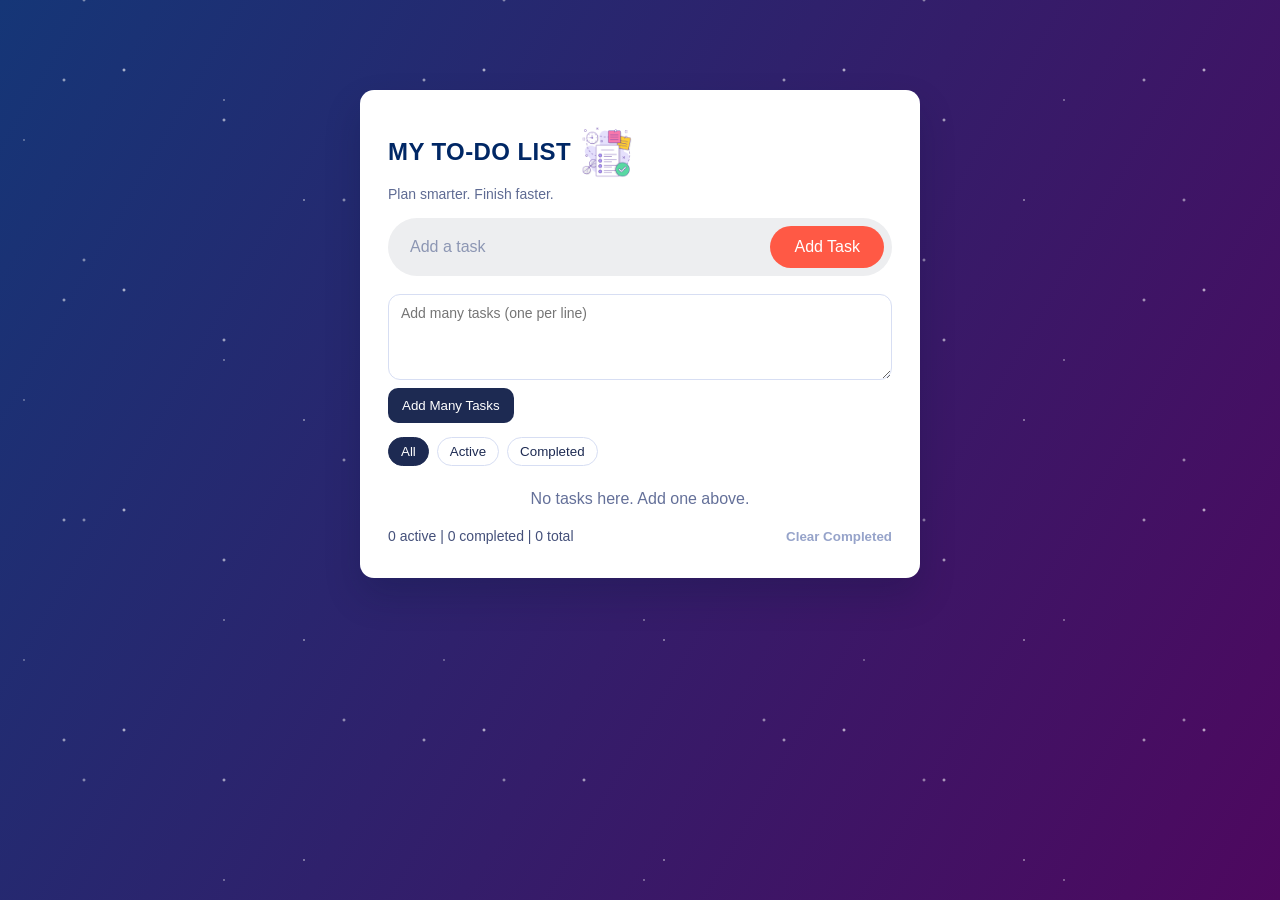
<file: todo-list/TO-DoLIst.html>
﻿<!DOCTYPE html>
<html lang="en">
<head>
    <meta charset="UTF-8">
    <meta name="viewport" content="width=device-width, initial-scale=1.0">
    <title>To-Do List</title>
    <link rel="stylesheet" href="TO-DoList.css">
</head>
<body>
 <div class=" container">
    <main class="to-do-app" aria-label="To-Do app">
        <h2>MY TO-DO LIST <img src="work-order.png" alt="Work order icon" class="title-icon"></h2>
        <p class="tagline">Plan smarter. Finish faster.</p>

        <form id="taskForm" class="row" autocomplete="off">
            <input type="text" id="inputBox" placeholder="Add a task" maxlength="120" aria-label="Task input">
            <button id="addBtn" type="submit">Add Task</button>
        </form>
        <section class="bulk-box" aria-label="Bulk add tasks">
            <textarea id="bulkInput" placeholder="Add many tasks (one per line)" rows="4" maxlength="2000"></textarea>
            <button id="addManyBtn" type="button">Add Many Tasks</button>
        </section>

        <ul id="taskList" aria-live="polite"></ul>
        <div id="todoMeta" class="todo-meta"></div>
    </main>
 </div>
 <script src="To-Do List.js"></script>
</body>
</html>
</file>
<file: portfolio/portfolio.css>
* {
    margin: 0;
    padding: 0;
    box-sizing: border-box;
}

body {
    font-family: "Segoe UI", Tahoma, Geneva, Verdana, sans-serif;
    color: #ffffff;
    background: #0f162b;
    scroll-behavior: smooth;
}

.header_section {
    min-height: 100vh;
    background:
        linear-gradient(rgba(10, 16, 33, 0.65), rgba(10, 16, 33, 0.65)),
        url("back-ground_image.png") center/cover no-repeat;
    padding: 24px 48px;
    position: relative;
}

nav {
    display: flex;
    align-items: center;
    justify-content: space-between;
    gap: 24px;
}

.logo img {
    width: 64px;
    height: 64px;
    object-fit: cover;
    border-radius: 50%;
    border: 2px solid rgba(255, 255, 255, 0.65);
}

.menu {
    list-style: none;
    display: flex;
    gap: 22px;
}

.menu a {
    color: #ffffff;
    text-decoration: none;
    font-size: 15px;
    font-weight: 600;
    transition: color 0.2s ease;
}

.menu a:hover {
    color: #66f2ff;
}

.bars {
    display: none;
    font-size: 24px;
    cursor: pointer;
}

.hero-glow {
    position: absolute;
    width: 280px;
    height: 280px;
    background: radial-gradient(circle, rgba(102, 242, 255, 0.22) 0%, rgba(102, 242, 255, 0) 60%);
    top: 14%;
    right: 12%;
    filter: blur(10px);
    pointer-events: none;
}

.client_info {
    max-width: 720px;
    margin: 14vh 0 0;
}

.client_info h1 {
    font-size: 48px;
    line-height: 1.2;
    margin-bottom: 18px;
}

.client_info p {
    font-size: 18px;
    line-height: 1.6;
    color: rgba(255, 255, 255, 0.9);
    margin-bottom: 28px;
}

.pill {
    display: inline-block;
    padding: 8px 14px;
    margin-bottom: 14px;
    border-radius: 999px;
    background: rgba(102, 242, 255, 0.2);
    color: #dff8ff;
    font-weight: 700;
    letter-spacing: 0.8px;
    font-size: 12px;
}

.view_more_btn {
    display: inline-block;
    text-decoration: none;
    padding: 12px 28px;
    border-radius: 999px;
    background: #12b6d1;
    color: #ffffff;
    font-size: 14px;
    font-weight: 700;
    letter-spacing: 0.8px;
    transition: transform 0.2s ease, background 0.2s ease, box-shadow 0.2s ease;
    box-shadow: 0 12px 28px rgba(0, 0, 0, 0.28);
}

.view_more_btn:hover {
    background: #0f9ab2;
    transform: translateY(-2px);
}

.view_more_btn.ghost {
    background: transparent;
    border: 1px solid rgba(255, 255, 255, 0.35);
    color: #ffffff;
    box-shadow: none;
}

.view_more_btn.ghost:hover {
    border-color: #66f2ff;
    color: #66f2ff;
}

.cta-row {
    display: flex;
    gap: 12px;
    flex-wrap: wrap;
}

.hero-stats {
    display: grid;
    grid-template-columns: repeat(auto-fit, minmax(120px, 1fr));
    gap: 10px;
    margin-top: 18px;
}

.hero-stats div {
    padding: 12px 14px;
    border-radius: 12px;
    background: rgba(255, 255, 255, 0.05);
    border: 1px solid rgba(255, 255, 255, 0.1);
    text-align: center;
}

.stat-num {
    display: block;
    font-size: 24px;
    font-weight: 800;
    color: #66f2ff;
}

.stat-label {
    display: block;
    font-size: 13px;
    color: rgba(255, 255, 255, 0.78);
    letter-spacing: 0.3px;
}

main {
    background: linear-gradient(180deg, #0f162b 0%, #111c36 100%);
}

main section {
    max-width: 960px;
    margin: 0 auto;
    padding: 64px 20px;
    border-bottom: 1px solid rgba(255, 255, 255, 0.12);
}

main section:last-child {
    border-bottom: none;
}

.content-section {
    display: none;
}

.content-section.active {
    display: block;
}


main h2 {
    color: #66f2ff;
    font-size: 32px;
    margin-bottom: 14px;
}

main p {
    color: rgba(255, 255, 255, 0.9);
    font-size: 18px;
    line-height: 1.7;
}

.blog-card {
    padding: 18px;
    border-radius: 14px;
    background: rgba(255, 255, 255, 0.05);
    border: 1px solid rgba(255, 255, 255, 0.12);
    box-shadow: 0 12px 28px rgba(0, 0, 0, 0.22);
    display: grid;
    gap: 10px;
}

.services-grid {
    display: grid;
    grid-template-columns: repeat(auto-fit, minmax(220px, 1fr));
    gap: 18px;
    margin-top: 10px;
}

.service-card {
    padding: 16px;
    border-radius: 12px;
    background: rgba(255, 255, 255, 0.05);
    border: 1px solid rgba(255, 255, 255, 0.1);
    box-shadow: 0 12px 28px rgba(0, 0, 0, 0.22);
    display: grid;
    gap: 8px;
}

.service-card h3 {
    margin: 0;
    color: #ffffff;
}

.service-card p {
    margin: 0;
    color: rgba(255, 255, 255, 0.86);
    line-height: 1.6;
}

.pill {
    display: inline-block;
    padding: 6px 12px;
    margin: 0 0 8px;
    border-radius: 999px;
    background: rgba(102, 242, 255, 0.18);
    color: #dff8ff;
    font-weight: 700;
    letter-spacing: 0.6px;
    font-size: 12px;
}

.about-card {
    padding: 20px;
    border-radius: 14px;
    background: linear-gradient(145deg, rgba(102, 242, 255, 0.12), rgba(124, 77, 255, 0.12));
    border: 1px solid rgba(255, 255, 255, 0.14);
    box-shadow: 0 14px 36px rgba(0, 0, 0, 0.28);
}

.about-card .pill {
    margin-bottom: 10px;
}

.primary-btn {
    display: inline-block;
    margin-top: 20px;
    padding: 12px 26px;
    border-radius: 999px;
    background: linear-gradient(120deg, #00d1ff, #7c4dff);
    color: #ffffff;
    font-weight: 700;
    letter-spacing: 0.4px;
    text-decoration: none;
    box-shadow: 0 10px 28px rgba(0, 0, 0, 0.35);
    transition: transform 0.2s ease, box-shadow 0.2s ease, opacity 0.2s ease;
}

.primary-btn:hover {
    transform: translateY(-2px);
    box-shadow: 0 14px 32px rgba(0, 0, 0, 0.42);
    opacity: 0.95;
}

.portfolio-card {
    margin-top: 10px;
    padding: 22px;
    border: 1px solid rgba(255, 255, 255, 0.2);
    border-radius: 12px;
    background: rgba(255, 255, 255, 0.04);
    display: grid;
    grid-template-columns: 140px 1fr;
    gap: 18px;
    align-items: center;
}

.project-thumb {
    width: 140px;
    height: 100px;
    border-radius: 10px;
    border: 1px solid rgba(255, 255, 255, 0.18);
    box-shadow: 0 10px 24px rgba(0, 0, 0, 0.35);
    object-fit: cover;
    background: #0f162b;
}

.portfolio-card h3 {
    font-size: 24px;
    margin-bottom: 10px;
    color: #ffffff;
}

.project-link {
    display: inline-block;
    margin-top: 8px;
    color: #66f2ff;
    text-decoration: none;
    font-weight: 700;
}

.project-link:hover {
    color: #9cf8ff;
}

@media (max-width: 900px) {
    .header_section {
        padding: 20px;
    }

    .bars {
        display: block;
    }

    .menu {
        display: none;
        position: absolute;
        top: 95px;
        right: 20px;
        width: 220px;
        background: rgba(15, 20, 38, 0.95);
        border: 1px solid rgba(255, 255, 255, 0.18);
        border-radius: 10px;
        padding: 14px;
        flex-direction: column;
        gap: 14px;
    }

    .menu.active {
        display: flex;
    }

    .client_info {
        margin-top: 10vh;
    }

    .client_info h2 {
        font-size: 34px;
    }

    main section {
        padding: 48px 20px;
    }

    main h2 {
        font-size: 28px;
    }

    main p {
        font-size: 16px;
    }

    .portfolio-card {
        grid-template-columns: 1fr;
    }

    .project-thumb {
        width: 100%;
        height: auto;
    }

    .portfolio-card h3 {
        font-size: 20px;
    }

}

/* Contact */
.contact-grid {
    display: grid;
    grid-template-columns: repeat(auto-fit, minmax(240px, 1fr));
    gap: 16px;
    margin-top: 18px;
}

.contact-card {
    display: grid;
    grid-template-columns: 56px 1fr;
    gap: 12px;
    align-items: center;
    padding: 16px;
    border-radius: 12px;
    background: rgba(255, 255, 255, 0.05);
    border: 1px solid rgba(255, 255, 255, 0.12);
    box-shadow: 0 12px 28px rgba(0, 0, 0, 0.2);
}

.icon-wrap {
    width: 56px;
    height: 56px;
    display: grid;
    place-items: center;
    border-radius: 14px;
    background: linear-gradient(140deg, rgba(0, 209, 255, 0.15), rgba(124, 77, 255, 0.18));
    color: #66f2ff;
    font-size: 22px;
}

.label {
    margin: 0;
    color: #a9b7d6;
    font-size: 14px;
    letter-spacing: 0.3px;
}

.contact-card a,
.value {
    color: #ffffff;
    font-weight: 600;
    text-decoration: none;
}

.contact-card a:hover {
    color: #9cf8ff;
}
</file>
<file: network-authentication/network-authentication.css>
html {
    scroll-behavior: smooth;
}


*,
*::before,
*::after {
    box-sizing: border-box;
}

body {
    margin: 0;
    padding: 0;
    font-family: "Trebuchet MS", "Segoe UI", Tahoma, sans-serif;
    background:
        radial-gradient(900px 420px at 10% 10%, rgba(255, 165, 0, 0.18), transparent 60%),
        radial-gradient(700px 360px at 90% 20%, rgba(202, 24, 187, 0.18), transparent 55%),
        linear-gradient(140deg, #0f0f14, #24123b 45%, #1a0c24);
    color: #ffffff;
    min-height: 100vh;
}

/* Animations */
@keyframes fadeIn {
    from {
        opacity: 0;
    }
    to {
        opacity: 1;
    }
}

@keyframes slideUp {
    from {
        opacity: 0;
        transform: translateY(50px);
    }
    to {
        opacity: 1;
        transform: translateY(0);
    }
}

@keyframes slideInLeft {
    from {
        opacity: 0;
        transform: translateX(-50px);
    }
    to {
        opacity: 1;
        transform: translateX(0);
    }
}

@keyframes pulse {
    0%, 100% {
        transform: scale(1);
    }
    50% {
        transform: scale(1.05);
    }
}

@keyframes glow {
    0%, 100% {
        color: #ffffff;
        text-shadow: 0 0 10px rgba(255, 165, 0, 0.5);
    }
    50% {
        color: #ffffff;
        text-shadow: 0 0 20px rgba(255, 165, 0, 0.8);
    }
}

.header_section {
    background-image: url('./back-ground_image.png');
    background-size: cover;
    background-position: center;
    background-attachment: fixed;
    background-repeat: no-repeat;
    min-height: 100vh;
    display: flex;
    flex-direction: column;
    animation: fadeIn 1.2s ease-in;
}

nav {
    display: flex;
    justify-content: space-between;
    align-items: center;
    padding: 10px 50px;
    background-color: rgba(0, 0, 0, 0.5);
    animation: slideInLeft 0.8s ease-out;
}

.logo img {
    width: 60px;
    height: auto;
}

.menu {
    display: flex;
    list-style: none;
    gap: 30px;
}

.menu.active {
    display: flex;
    flex-direction: column;
    position: fixed;
    top: 60px;
    left: 0;
    right: 0;
    width: 100%;
    background-color: rgba(0, 0, 0, 0.95);
    padding: 20px 0;
    gap: 0;
    z-index: 1000;
}

.menu li {
    animation: slideUp 0.8s ease-out;
    animation-fill-mode: both;
}

.menu.active li {
    animation: none;
    padding: 15px 30px;
}

.menu li:nth-child(1) { animation-delay: 0.1s; }
.menu li:nth-child(2) { animation-delay: 0.2s; }
.menu li:nth-child(3) { animation-delay: 0.3s; }
.menu li:nth-child(4) { animation-delay: 0.4s; }
.menu li:nth-child(5) { animation-delay: 0.5s; }
.menu li:nth-child(6) { animation-delay: 0.6s; }
.menu li:nth-child(7) { animation-delay: 0.7s; }

.menu a {
    color: #ffffff;
    text-decoration: none;
    font-size: 16px;
    transition: 0.3s ease;
    position: relative;
}

.menu a::after {
    content: '';
    position: absolute;
    width: 0;
    height: 2px;
    bottom: -5px;
    left: 0;
    background-color: #ffa500;
    transition: width 0.3s ease;
}

.menu a:hover::after {
    width: 100%;
}

.menu a:hover {
    color: #ffa500;
}

.bars {
    display: none;
    color: #ffffff;
    font-size: 24px;
    cursor: pointer;
    transition: 0.3s ease;
}

.client_info {
    flex: 1;
    display: flex;
    justify-content: flex-start;
    align-items: flex-start;
    color: #ffffff;
    animation: slideUp 1s ease-out 0.5s both;
    padding: 40px 50px;
}

.content-box {
    width: 250px;
    height: 250px;
    text-align: left;
    background-color: transparent;
    padding: 30px;
    border-radius: 10px;
    animation: slideUp 1s ease-out 0.6s both;
    display: flex;
    flex-direction: column;
    justify-content: space-between;
}

.client_info h1 {
    font-size: 28px;
    margin: 0 0 10px 0;
    color: #ffffff;
    animation: slideUp 1s ease-out 0.7s both;
    word-break: break-word;
}

.client_info h2 {
    font-size: 16px;
    margin: 0 0 10px 0;
    color: #ffffff;
    animation: slideUp 1s ease-out 0.9s both;
    animation-name: glow, slideUp;
    white-space: nowrap;
}

.client_info p {
    font-size: 16px;
    line-height: 1.6;
    margin: 0 0 30px 0;
    color: #ffffff;
    animation: slideUp 1s ease-out 1.1s both;
}

.client_info button {
    padding: 12px 30px;
    font-size: 16px;
    background-color: #ffa500;
    color: #000000;
    border: none;
    border-radius: 5px;
    cursor: pointer;
    transition: 0.3s ease;
    animation: slideUp 1s ease-out 1.3s both;
    font-weight: bold;
}

.client_info button:hover {
    background-color: #ff8c00;
    transform: scale(1.1);
    animation: pulse 0.6s ease-in-out;
}

.client_info button:active {
    transform: scale(0.95);
}

.section-block {
    padding: 80px 20px;
    background-color: #f8f8f8;
}

.section-block.alt-bg {
    background-color: #ffffff;
}

.section-wrap {
    max-width: 1000px;
    margin: 0 auto;
}

.section-wrap h2 {
    font-size: 32px;
    color: #222222;
    margin-bottom: 16px;
}

.section-wrap p {
    font-size: 17px;
    line-height: 1.7;
    color: #555555;
    margin: 0 0 12px;
}

/* Login Page */
.login-box {
    max-width: 360px;
    margin: 60px auto 20px;
    padding: 28px 26px 24px;
    background-color: rgba(0, 0, 0, 0.7);
    border: 1px solid rgba(255, 255, 255, 0.12);
    border-radius: 12px;
    box-shadow: 0 10px 30px rgba(0, 0, 0, 0.35);
    text-align: center;
    animation: slideUp 0.8s ease-out;
}

.top-header {
    font-family: "Georgia", "Times New Roman", serif;
    font-size: 18px;
    letter-spacing: 0.5px;
    margin-bottom: 10px;
}

.login-box h3 {
    font-family: "Georgia", "Times New Roman", serif;
    margin: 8px 0 18px;
}

.login-box input {
    width: 100%;
    padding: 12px 14px;
    margin: 8px 0;
    display: block;
    border-radius: 8px;
    border: 1px solid rgba(255, 255, 255, 0.2);
    background-color: rgba(255, 255, 255, 0.08);
    color: #ffffff;
    outline: none;
}

.login-box input::placeholder {
    color: rgba(255, 255, 255, 0.6);
}

.login-box button {
    width: 100%;
    padding: 12px 14px;
    margin-top: 12px;
    border: none;
    border-radius: 8px;
    font-weight: 700;
    cursor: pointer;
    transition: transform 0.2s ease, background-color 0.2s ease;
}

.login-box button:hover {
    transform: translateY(-1px);
}

.login-box .link {
    margin-top: 16px;
    font-size: 14px;
    color: #dddddd;
}

.note {
    max-width: 720px;
    margin: 20px auto 40px;
    padding: 0 20px;
    font-size: 14px;
    color: #e0e0e0;
    text-align: center;
    line-height: 1.6;
}

footer {
    text-align: center;
    padding: 16px 20px 28px;
    font-size: 14px;
}

/* Mobile Responsive */
@media (max-width: 768px) {
    nav {
        padding: 10px 16px;
        width: 100%;
        margin: 0;
    }

    .menu {
        display: none;
    }

    .menu.active {
        top: 46px;
    }

    .bars {
        display: block;
    }

    .menu.active li {
        padding: 12px 20px;
    }

    .client_info {
        flex-direction: column;
        gap: 30px;
        padding: 30px 20px;
        justify-content: center;
    }

    .content-box {
        width: 100%;
        height: auto;
        max-width: 350px;
        text-align: center;
        padding: 30px 20px;
    }

    .content-box h1 {
        font-size: 32px;
    }

    .content-box h2 {
        font-size: 24px;
    }

    .content-box p {
        font-size: 14px;
    }

    .image-box {
        max-width: 100%;
    }

    .client_info h1 {
        font-size: 32px;
    }

    .client_info h2 {
        font-size: 24px;
    }

    .client_info p {
        font-size: 16px;
        padding: 0 20px;
    }

    .section-wrap h2 {
        font-size: 28px;
    }

    .section-wrap p {
        font-size: 16px;
    }

    .login-box {
        margin: 40px 16px 16px;
    }
}
</file>
<file: todo-list/TO-DoList.css>
﻿*{
    margin: 0;
    padding: 0;
    font-family: 'Poppins', sans-serif;
    box-sizing: border-box;
}
.container{
    position: relative;
    overflow: hidden;
    width: 100%;
    min-height: 100vh;
    background: linear-gradient(120deg, #153677, #4e085f, #0f8b8d, #6a11cb);
    background-size: 300% 300%;
    animation: movingGradient 12s ease-in-out infinite;
    padding: 10px;
}
.container::before,
.container::after{
    content: "";
    position: absolute;
    inset: -20%;
    pointer-events: none;
    z-index: 0;
}
.container::before{
    background-image:
        radial-gradient(2px 2px at 20px 30px, rgba(255,255,255,0.95), transparent),
        radial-gradient(2px 2px at 120px 80px, rgba(255,255,255,0.85), transparent),
        radial-gradient(1.5px 1.5px at 200px 160px, rgba(255,255,255,0.7), transparent),
        radial-gradient(2px 2px at 320px 40px, rgba(255,255,255,0.8), transparent);
    background-size: 360px 220px;
    animation: starsDrift 32s linear infinite;
}
.container::after{
    background-image:
        radial-gradient(1.5px 1.5px at 60px 20px, rgba(255,255,255,0.75), transparent),
        radial-gradient(2px 2px at 180px 120px, rgba(255,255,255,0.9), transparent),
        radial-gradient(1.5px 1.5px at 280px 60px, rgba(255,255,255,0.65), transparent),
        radial-gradient(2px 2px at 340px 180px, rgba(255,255,255,0.85), transparent);
    background-size: 420px 260px;
    animation: starsDrift 52s linear infinite;
    opacity: 0.8;
}
@keyframes movingGradient{
    0%{
        background-position: 0% 50%;
    }
    50%{
        background-position: 100% 50%;
    }
    100%{
        background-position: 0% 50%;
    }
}
@keyframes starsDrift{
    0%{
        transform: translateX(-12%);
    }
    100%{
        transform: translateX(12%);
    }
}
.title-icon{
    width: 52px;
    height: 52px;
    margin-left: 10px;
}
.to-do-app{
    position: relative;
    z-index: 1;
    width: 100%;
    max-width: 560px;
    background: #fff;
    margin: 80px auto 20px;
    padding: 36px 28px 34px;
    border-radius: 14px;
    box-shadow: 0 18px 36px rgba(7, 18, 51, 0.2);
}
.to-do-app h2{
    color: #002765;
    display: flex;
    align-items: center;
    margin-bottom: 8px;
    letter-spacing: 0.4px;
}
.tagline{
    color: #5f6b93;
    margin-bottom: 16px;
    font-size: 14px;
}
.row{
    display: flex;
    align-items: center;
    gap: 10px;
    background: #edeef0;
    border-radius: 999px;
    padding: 8px;
    margin-bottom: 18px;
}
#inputBox{
    flex: 1;
    min-width: 0;
    border: none;
    outline: none;
    background: transparent;
    padding: 12px 14px;
    font-size: 16px;
}
#inputBox::placeholder{
    color: #8c96b3;
}
.row button{
    border: none;
    outline: none;
    background: #ff5945;
    color: #fff;
    padding: 12px 24px;
    border-radius: 999px;
    font-size: 16px;
    cursor: pointer;
    transition: background 0.2s ease, transform 0.1s ease;
}
.row button:hover{
    background: #e14937;
}
.row button:active{
    transform: translateY(1px);
}
.bulk-box{
    display: flex;
    flex-direction: column;
    gap: 8px;
    margin-bottom: 14px;
}
#bulkInput{
    width: 100%;
    border: 1px solid #d7def3;
    border-radius: 12px;
    padding: 10px 12px;
    resize: vertical;
    font-size: 14px;
    color: #1d2a52;
}
#bulkInput:focus{
    outline: 2px solid #dbe4ff;
    border-color: #98abeb;
}
#addManyBtn{
    align-self: flex-start;
    border: none;
    background: #1d2a52;
    color: #fff;
    padding: 10px 14px;
    border-radius: 10px;
    cursor: pointer;
}
#addManyBtn:hover{
    background: #16203f;
}
#taskList{
    list-style: none;
}
.task-item{
    display: flex;
    align-items: center;
    gap: 10px;
    background: #f6f7fb;
    color: #222;
    padding: 12px 14px;
    border-radius: 10px;
    margin-bottom: 10px;
    transform: translateY(0);
    opacity: 1;
    transition: transform 0.2s ease, opacity 0.2s ease, box-shadow 0.2s ease;
}
.task-item:hover{
    box-shadow: 0 6px 14px rgba(0, 0, 0, 0.08);
}
.task-item.pop-in{
    transform: translateY(6px);
    opacity: 0;
}
.task-item.fade-out{
    transform: translateX(14px);
    opacity: 0;
}
.task-check{
    width: 22px;
    height: 22px;
    border: 2px solid #9aa4c3;
    border-radius: 50%;
    background: #fff;
    cursor: pointer;
    flex-shrink: 0;
}
.task-text{
    flex: 1;
    font-size: 16px;
    word-break: break-word;
}
.task-item.completed .task-check{
    background: #18a558;
    border-color: #18a558;
}
.task-item.completed .task-text{
    color: #7a7a7a;
    text-decoration: line-through;
}
.task-actions{
    display: flex;
    gap: 6px;
}
.task-btn{
    border: none;
    width: 30px;
    height: 30px;
    border-radius: 8px;
    cursor: pointer;
    font-size: 13px;
    font-weight: 600;
}
.edit-btn{
    background: #e8ecf7;
    color: #1d2a52;
}
.edit-btn:hover{
    background: #dbe4ff;
}
.delete-btn{
    background: #ffe7e4;
    color: #8d2c1f;
}
.delete-btn:hover{
    background: #ffd6d1;
}
.filters{
    display: flex;
    gap: 8px;
    flex-wrap: wrap;
    margin-bottom: 12px;
}
.filter-btn{
    border: 1px solid #d7def3;
    background: #fff;
    color: #1d2a52;
    border-radius: 999px;
    padding: 6px 12px;
    cursor: pointer;
}
.filter-btn.active{
    background: #1d2a52;
    color: #fff;
    border-color: #1d2a52;
}
.todo-meta{
    display: flex;
    justify-content: space-between;
    align-items: center;
    margin-top: 8px;
    color: #44507a;
    font-size: 14px;
}
.meta-btn{
    border: none;
    background: transparent;
    color: #304a96;
    cursor: pointer;
    font-weight: 600;
}
.empty-state{
    text-align: center;
    color: #647099;
    padding: 12px 0;
}
@media (max-width: 520px){
    .to-do-app{
        margin-top: 44px;
        padding: 24px 16px 28px;
    }
    .row{
        flex-direction: column;
        align-items: stretch;
        border-radius: 14px;
    }
    .row button{
        width: 100%;
    }
    #addManyBtn{
        width: 100%;
    }
    .to-do-app h2{
        font-size: 22px;
    }
    .todo-meta{
        flex-direction: column;
        align-items: flex-start;
        gap: 8px;
    }
}
</file>
